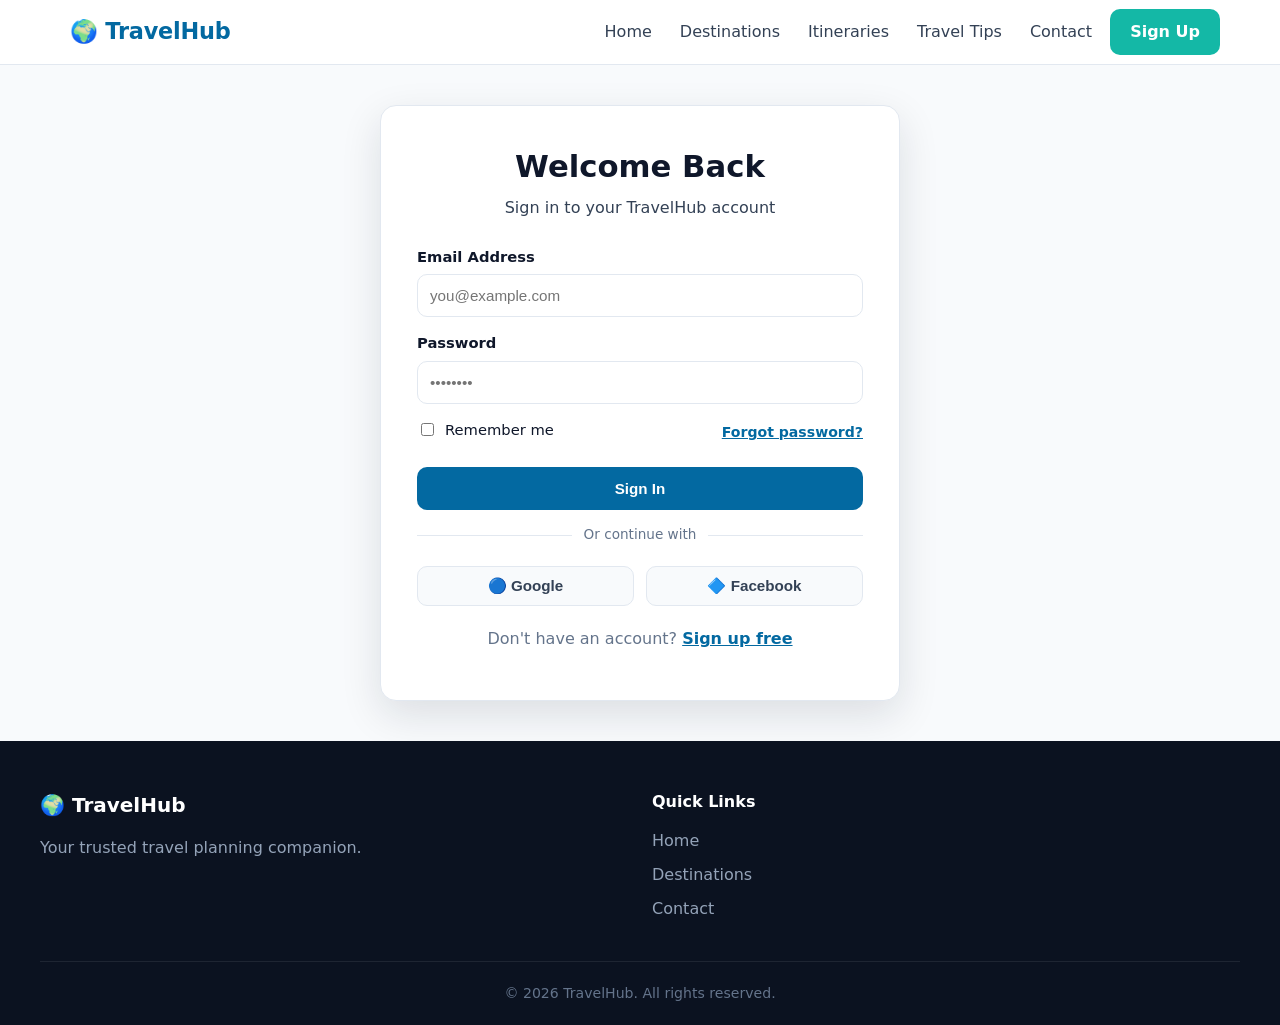
<file: pages/login.html>
<!DOCTYPE html>
<html lang="en">
<head>
  <meta charset="UTF-8">
  <meta name="viewport" content="width=device-width, initial-scale=1.0">
  <title>Login – TravelHub</title>
  <link rel="stylesheet" href="../cssFile/globalStyles.css">
  <style>
    body { display: flex; flex-direction: column; min-height: 100vh; }
    .login-wrap { flex: 1; display: flex; align-items: center; justify-content: center; padding: 40px 16px; background: var(--bg-main); }
    .social-row { display: flex; gap: 12px; margin: 20px 0; }
    .social-row button { flex: 1; background: var(--bg-main); border: 1px solid var(--border-muted-color); color: var(--text-secondary-color); }
    .social-row button:hover { border-color: var(--brand-primary-color); color: var(--brand-primary-color); }
    .divider { display: flex; align-items: center; gap: 12px; margin: 4px 0; color: var(--text-muted-color); font-size: 0.85rem; }
    .divider::before, .divider::after { content: ''; flex: 1; height: 1px; background: var(--border-muted-color); }
    .checkbox-row { display: flex; align-items: center; justify-content: space-between; }
    .checkbox-row label { display: flex; align-items: center; gap: 8px; font-weight: 400; cursor: pointer; }
    .checkbox-row input { width: auto; }
    .form-footer { text-align: center; margin-top: 20px; color: var(--text-muted-color); }
  </style>
</head>
<body>

  <!-- ===== NAVBAR ===== -->
  <nav>
    <div class="nav-inner">
      <a href="../index.html">🌍 TravelHub</a>
      <button class="menu-toggle" id="menuToggle" aria-label="Toggle navigation" aria-expanded="false">
        <span></span><span></span><span></span>
      </button>
      <ul id="navMenu">
        <li><a href="../index.html">Home</a></li>
        <li><a href="./services.html">Destinations</a></li>
        <li><a href="./itineraries.html">Itineraries</a></li>
        <li><a href="./tips.html">Travel Tips</a></li>
        <li><a href="./contact.html">Contact</a></li>
        <li><a href="./signup.html" class="btn-secondary">Sign Up</a></li>
      </ul>
    </div>
  </nav>

  <!-- ===== LOGIN FORM ===== -->
  <div class="login-wrap">
    <div class="form-container">
      <h2 style="text-align:center;margin-bottom:4px;">Welcome Back</h2>
      <p style="text-align:center;margin-bottom:24px;">Sign in to your TravelHub account</p>

      <form id="loginForm" novalidate>
        <div>
          <label for="loginEmail">Email Address</label>
          <input type="email" id="loginEmail" name="email" placeholder="you@example.com" required>
        </div>
        <div>
          <label for="loginPassword">Password</label>
          <input type="password" id="loginPassword" name="password" placeholder="••••••••" required>
        </div>
        <div class="checkbox-row">
          <label><input type="checkbox" name="remember"> Remember me</label>
          <a href="#" class="link-button" style="font-size:0.88rem;">Forgot password?</a>
        </div>
        <div style="margin-top:20px;">
          <button type="submit" class="btn-primary" style="width:100%;padding:13px;">Sign In</button>
        </div>
      </form>

      <div class="divider">Or continue with</div>
      <div class="social-row">
        <button type="button">🔵 Google</button>
        <button type="button">🔷 Facebook</button>
      </div>

      <p class="form-footer">
        Don't have an account? <a href="./signup.html" class="link-button">Sign up free</a>
      </p>
    </div>
  </div>

  <!-- ===== FOOTER ===== -->
  <footer>
    <div class="footer-container">
      <div>
        <h3>🌍 TravelHub</h3>
        <p>Your trusted travel planning companion.</p>
      </div>
      <div>
        <h4>Quick Links</h4>
        <ul>
          <li><a href="../index.html">Home</a></li>
          <li><a href="./services.html">Destinations</a></li>
          <li><a href="./contact.html">Contact</a></li>
        </ul>
      </div>
    </div>
    <p class="footer-copy">© 2026 TravelHub. All rights reserved.</p>
  </footer>

  <script src="../jsFile/jsFunctions.js"></script>
</body>
</html>
</file>
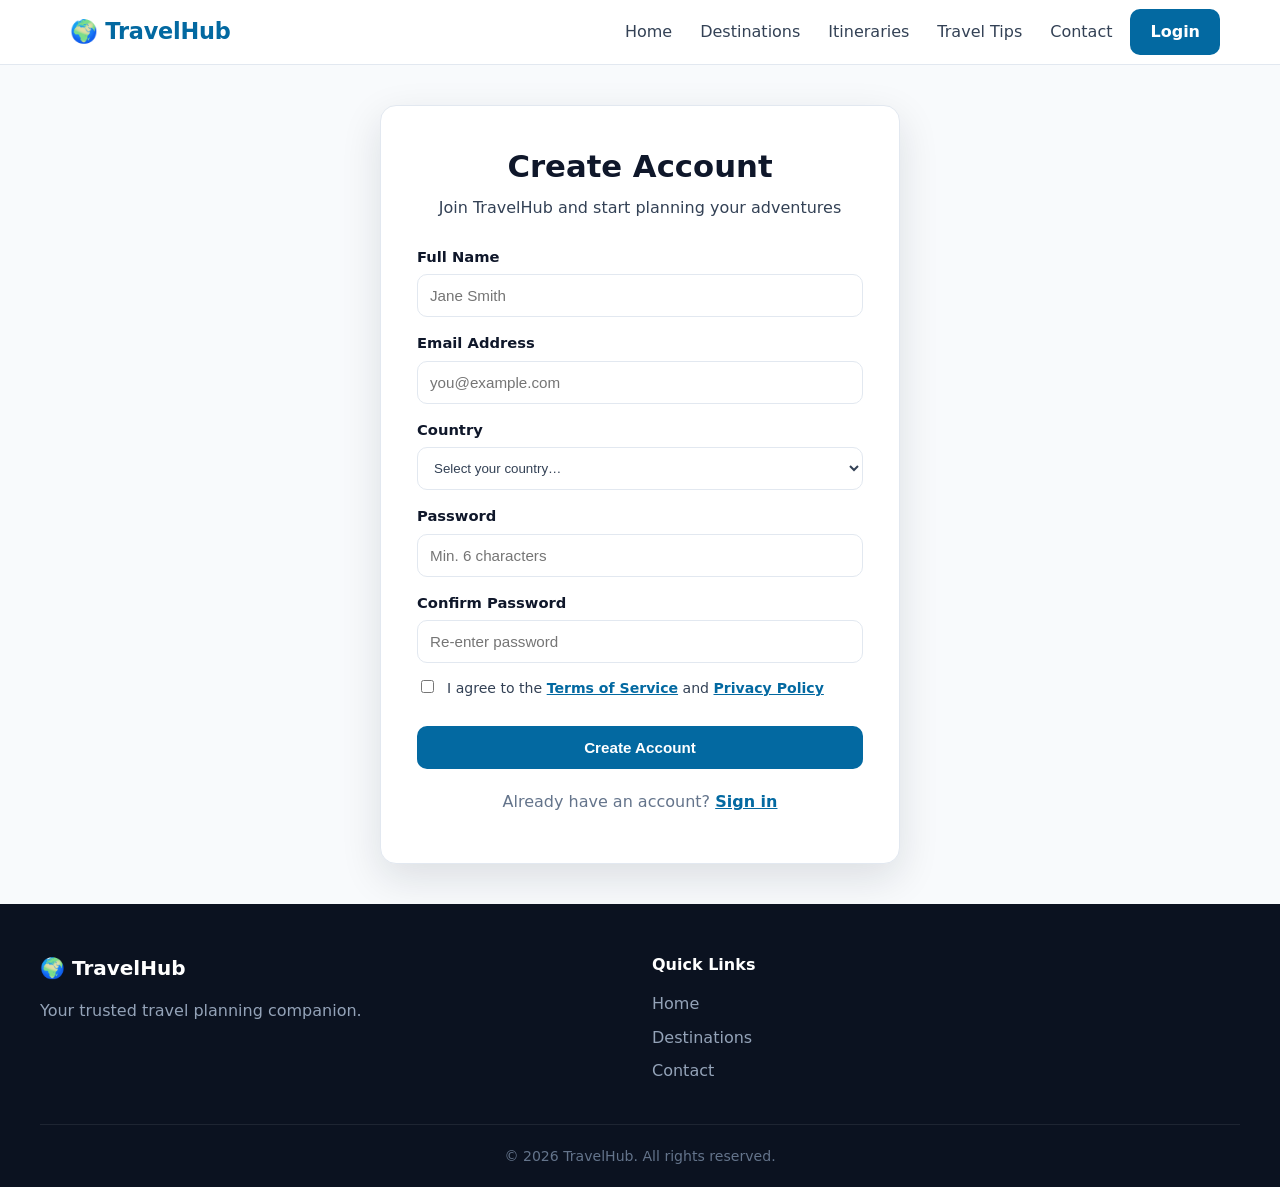
<file: pages/signup.html>
<!DOCTYPE html>
<html lang="en">
<head>
  <meta charset="UTF-8">
  <meta name="viewport" content="width=device-width, initial-scale=1.0">
  <title>Sign Up – TravelHub</title>
  <link rel="stylesheet" href="../cssFile/globalStyles.css">
  <style>
    body { display: flex; flex-direction: column; min-height: 100vh; }
    .signup-wrap { flex: 1; display: flex; align-items: center; justify-content: center; padding: 40px 16px; background: var(--bg-main); }
    .form-footer { text-align: center; margin-top: 20px; color: var(--text-muted-color); }
    .terms-row { display: flex; align-items: flex-start; gap: 10px; margin-top: 8px; }
    .terms-row input { width: auto; margin-top: 3px; flex-shrink: 0; }
    .terms-row label { font-weight: 400; font-size: 0.88rem; color: var(--text-secondary-color); }
  </style>
</head>
<body>

  <!-- ===== NAVBAR ===== -->
  <nav>
    <div class="nav-inner">
      <a href="../index.html">🌍 TravelHub</a>
      <button class="menu-toggle" id="menuToggle" aria-label="Toggle navigation" aria-expanded="false">
        <span></span><span></span><span></span>
      </button>
      <ul id="navMenu">
        <li><a href="../index.html">Home</a></li>
        <li><a href="./services.html">Destinations</a></li>
        <li><a href="./itineraries.html">Itineraries</a></li>
        <li><a href="./tips.html">Travel Tips</a></li>
        <li><a href="./contact.html">Contact</a></li>
        <li><a href="./login.html" class="btn-primary">Login</a></li>
      </ul>
    </div>
  </nav>

  <!-- ===== SIGNUP FORM ===== -->
  <div class="signup-wrap">
    <div class="form-container">
      <h2 style="text-align:center;margin-bottom:4px;">Create Account</h2>
      <p style="text-align:center;margin-bottom:24px;">Join TravelHub and start planning your adventures</p>

      <form id="signupForm" novalidate>
        <div>
          <label for="signupName">Full Name</label>
          <input type="text" id="signupName" name="name" placeholder="Jane Smith" required>
        </div>
        <div>
          <label for="signupEmail">Email Address</label>
          <input type="email" id="signupEmail" name="email" placeholder="you@example.com" required>
        </div>
        <div>
          <label for="signupCountry">Country</label>
          <select id="signupCountry" name="country">
            <option value="">Select your country…</option>
            <option>United States</option>
            <option>United Kingdom</option>
            <option>Canada</option>
            <option>Australia</option>
            <option>Germany</option>
            <option>France</option>
            <option>Japan</option>
            <option>India</option>
            <option>Brazil</option>
            <option>Other</option>
          </select>
        </div>
        <div>
          <label for="signupPassword">Password</label>
          <input type="password" id="signupPassword" name="password" placeholder="Min. 6 characters" required>
        </div>
        <div>
          <label for="signupConfirm">Confirm Password</label>
          <input type="password" id="signupConfirm" name="confirm" placeholder="Re-enter password" required>
        </div>
        <div class="terms-row">
          <input type="checkbox" id="signupTerms" name="terms">
          <label for="signupTerms">I agree to the <a href="#" class="link-button">Terms of Service</a> and <a href="#" class="link-button">Privacy Policy</a></label>
        </div>
        <div style="margin-top:20px;">
          <button type="submit" class="btn-primary" style="width:100%;padding:13px;">Create Account</button>
        </div>
      </form>

      <p class="form-footer">Already have an account? <a href="./login.html" class="link-button">Sign in</a></p>
    </div>
  </div>

  <!-- ===== FOOTER ===== -->
  <footer>
    <div class="footer-container">
      <div>
        <h3>🌍 TravelHub</h3>
        <p>Your trusted travel planning companion.</p>
      </div>
      <div>
        <h4>Quick Links</h4>
        <ul>
          <li><a href="../index.html">Home</a></li>
          <li><a href="./services.html">Destinations</a></li>
          <li><a href="./contact.html">Contact</a></li>
        </ul>
      </div>
    </div>
    <p class="footer-copy">© 2026 TravelHub. All rights reserved.</p>
  </footer>

  <script src="../jsFile/jsFunctions.js"></script>
</body>
</html>
</file>
<file: cssFile/globalStyles.css>
/* =========================================================
   DESIGN SYSTEM - TravelHub (Modern + Classy)
========================================================= */
:root {
  --brand-primary-color: #0369a1;
  --brand-secondary-color: #14b8a6;
  --brand-third-color: #0ea5e9;
  --brand-fourth-color: #0f766e;
  --brand-accent-color: #f59e0b;

  --bg-main: #f8fafc;
  --bg-card: #ffffff;

  --text-primary-color: #0f172a;
  --text-secondary-color: #334155;
  --text-muted-color: #64748b;
  --text-focus-color: var(--brand-primary-color);
  --text-highlighted-color: var(--brand-secondary-color);

  --border-primary-color: rgba(3, 105, 161, 0.35);
  --border-secondary-color: rgba(20, 184, 166, 0.35);
  --border-muted-color: #e2e8f0;
  --border-focus-color: rgba(3, 105, 161, 0.55);
  --border-highlighted-color: rgba(20, 184, 166, 0.55);

  --radius-sm: 10px;
  --radius-md: 16px;

  --shadow-sm: 0 6px 18px rgba(15, 23, 42, 0.08);
  --shadow-md: 0 14px 40px rgba(15, 23, 42, 0.12);

  --transition: 0.25s ease;
}

/* =========================================================
   DARK MODE
========================================================= */
[data-theme="dark"] {
  --bg-main: #0b1220;
  --bg-card: #0f172a;

  --text-primary-color: #e2e8f0;
  --text-secondary-color: #cbd5e1;
  --text-muted-color: #94a3b8;

  --border-muted-color: rgba(148, 163, 184, 0.18);

  --shadow-sm: 0 8px 24px rgba(0, 0, 0, 0.35);
  --shadow-md: 0 16px 50px rgba(0, 0, 0, 0.45);
}

/* =========================================================
   GLOBAL BASE
========================================================= */
* { box-sizing: border-box; }
html { scroll-behavior: smooth; }
body {
  margin: 0;
  font-family: "Segoe UI", system-ui, -apple-system, Roboto, Arial, sans-serif;
  background: var(--bg-main);
  color: var(--text-primary-color);
  line-height: 1.6;
}
img { max-width: 100%; height: auto; display: block; }

/* =========================================================
   GLOBAL BUTTON SYSTEM
========================================================= */
button {
  border: 0;
  border-radius: var(--radius-sm);
  padding: 10px 20px;
  font-weight: 700;
  cursor: pointer;
  font-size: 0.95rem;
  transition: transform var(--transition), box-shadow var(--transition), background var(--transition), color var(--transition);
}
button:hover { transform: translateY(-1px); }

.btn-primary {
  background: var(--brand-primary-color);
  color: #fff;
  text-decoration: none;
  display: inline-block;
  border-radius: var(--radius-sm);
  padding: 10px 20px;
  font-weight: 700;
  transition: background var(--transition), transform var(--transition);
}
.btn-primary:hover { background: var(--brand-fourth-color); transform: translateY(-1px); color: #fff; }

.btn-secondary {
  background: var(--brand-secondary-color);
  color: #fff;
  display: inline-block;
  text-decoration: none;
  border-radius: var(--radius-sm);
  padding: 10px 20px;
  font-weight: 700;
  transition: background var(--transition), transform var(--transition);
}
.btn-secondary:hover { background: var(--brand-fourth-color); transform: translateY(-1px); color: #fff; }

.btn-light {
  background: #fff;
  color: var(--brand-primary-color);
  display: inline-block;
  text-decoration: none;
  border-radius: var(--radius-sm);
  padding: 10px 20px;
  font-weight: 700;
  transition: background var(--transition), transform var(--transition);
}
.btn-light:hover { background: rgba(255,255,255,0.9); transform: translateY(-1px); }

.link-button {
  background: transparent;
  border: 0;
  padding: 0;
  color: var(--brand-primary-color);
  text-decoration: underline;
  font-weight: 700;
  cursor: pointer;
}

/* =========================================================
   SELECT input
========================================================= */
select {
  width: 100%;
  padding: 12px;
  border-radius: var(--radius-sm);
  border: 1px solid var(--border-muted-color);
  background: var(--bg-card);
  color: var(--text-secondary-color);
  transition: border var(--transition), box-shadow var(--transition);
}
select:hover { border-color: var(--border-primary-color); }
select:focus {
  outline: none;
  border-color: var(--border-focus-color);
  box-shadow: 0 0 0 4px rgba(3, 105, 161, 0.15);
}
select:disabled { opacity: 0.65; cursor: not-allowed; }
.select-container { margin-bottom: 12px; }

/* =========================================================
   TYPOGRAPHY
========================================================= */
h1 { margin: 0 0 12px; font-size: clamp(32px, 4vw, 52px); letter-spacing: -0.02em; }
h2 { margin: 0 0 12px; font-size: clamp(22px, 2.4vw, 34px); }
h3 { margin: 0 0 10px; font-size: 20px; }
h4 { margin: 0 0 8px; font-size: 16px; color: var(--text-secondary-color); }
p  { margin: 0 0 12px; color: var(--text-secondary-color); }

/* =========================================================
   NAVBAR
========================================================= */
nav {
  background: rgba(255, 255, 255, 0.92);
  backdrop-filter: blur(10px);
  border-bottom: 1px solid var(--border-muted-color);
  position: sticky;
  top: 0;
  z-index: 50;
}

nav .nav-inner {
  display: flex;
  align-items: center;
  justify-content: space-between;
  max-width: 1200px;
  margin: 0 auto;
  padding: 0 20px;
  height: 64px;
}

/* Logo */
nav .nav-inner > a {
  font-size: 1.4rem;
  font-weight: 800;
  color: var(--brand-primary-color);
  text-decoration: none;
  letter-spacing: -0.01em;
}
nav .nav-inner > a:hover { color: var(--brand-fourth-color); }

/* Menu list */
nav ul {
  display: flex;
  align-items: center;
  gap: 8px;
  list-style: none;
  margin: 0;
  padding: 0;
}

nav ul li { position: relative; }

/* Links */
nav a {
  color: var(--text-secondary-color);
  text-decoration: none;
  padding: 6px 10px;
  border-radius: var(--radius-sm);
  transition: color var(--transition), background var(--transition);
  font-weight: 500;
}
nav a:hover { color: var(--brand-primary-color); background: rgba(3, 105, 161, 0.07); }

/* Dropdown */
nav .dropdown-menu {
  display: none;
  position: absolute;
  top: 100%;
  left: 0;
  min-width: 220px;
  background: var(--bg-card);
  border: 1px solid var(--border-muted-color);
  border-radius: var(--radius-sm);
  box-shadow: var(--shadow-sm);
  padding: 10px;
  flex-direction: column;
}
nav .dropdown:hover .dropdown-menu { display: flex; }
nav .dropdown-menu a { padding: 10px 12px; border-radius: 8px; }
nav .dropdown-menu a:hover { background: rgba(3, 105, 161, 0.08); }

/* Hamburger button */
.menu-toggle {
  display: none;
  background: transparent;
  border: 0;
  padding: 6px;
  cursor: pointer;
  flex-direction: column;
  gap: 5px;
}
.menu-toggle span {
  display: block;
  width: 24px;
  height: 2px;
  background: var(--text-primary-color);
  border-radius: 2px;
  transition: transform var(--transition), opacity var(--transition);
}

/* =========================================================
   MOBILE NAVBAR
========================================================= */
@media (max-width: 768px) {
  .menu-toggle { display: flex; }

  nav ul {
    display: none;
    flex-direction: column;
    align-items: flex-start;
    position: absolute;
    top: 64px;
    left: 0;
    right: 0;
    background: var(--bg-card);
    padding: 16px 20px;
    gap: 4px;
    border-bottom: 1px solid var(--border-muted-color);
    box-shadow: var(--shadow-sm);
    z-index: 40;
  }

  nav ul.open { display: flex; }

  nav ul li { width: 100%; }

  nav ul li a {
    display: block;
    padding: 10px 12px;
    width: 100%;
  }

  nav .dropdown:hover .dropdown-menu { display: none; }

  nav .dropdown-menu {
    position: static;
    box-shadow: none;
    border: 0;
    padding: 0 0 0 16px;
  }
}

/* =========================================================
   PAGE CONTENT
========================================================= */
.page { max-width: 1200px; margin: 0 auto; padding: 28px 16px; }

/* =========================================================
   HERO SECTION
========================================================= */
.hero {
  background: linear-gradient(135deg, var(--brand-primary-color) 0%, var(--brand-secondary-color) 100%);
  padding: 80px 20px;
  text-align: center;
  color: #fff;
}
.hero h1 { color: #fff; font-size: clamp(36px, 5vw, 64px); }
.hero p  { color: rgba(255,255,255,0.85); font-size: 1.15rem; max-width: 600px; margin: 0 auto 28px; }

.hero-search {
  display: flex;
  max-width: 560px;
  margin: 0 auto;
  background: #fff;
  border-radius: var(--radius-sm);
  padding: 6px;
  gap: 6px;
  box-shadow: var(--shadow-md);
}
.hero-search input {
  flex: 1;
  border: 0;
  background: transparent;
  font-size: 1rem;
  padding: 8px 10px;
  color: var(--text-primary-color);
}
.hero-search input:focus { outline: none; box-shadow: none; border: 0; }

/* =========================================================
   PAGE HEADER (gradient banner for inner pages)
========================================================= */
.page-header {
  background: linear-gradient(135deg, var(--brand-primary-color), var(--brand-secondary-color));
  padding: 52px 20px;
  color: #fff;
}
.page-header .page { padding-top: 0; padding-bottom: 0; }
.page-header h1 { color: #fff; }
.page-header p  { color: rgba(255,255,255,0.85); margin: 0; }

/* =========================================================
   SECTIONS
========================================================= */
.section { padding: 60px 16px; }
.section-alt { background: rgba(148, 163, 184, 0.06); }

/* =========================================================
   CARD SYSTEM
========================================================= */
.card-container {
  display: flex;
  flex-wrap: wrap;
  justify-content: center;
  gap: 22px;
  margin: 36px 0;
}

.card {
  display: flex;
  flex-direction: column;
  background: var(--bg-card);
  border: 1px solid var(--border-muted-color);
  border-radius: var(--radius-md);
  overflow: hidden;
  box-shadow: var(--shadow-sm);
  transition: transform var(--transition), box-shadow var(--transition), border-color var(--transition);
  max-width: 340px;
  width: 100%;
}
.card:hover {
  transform: translateY(-6px);
  box-shadow: var(--shadow-md);
  border-color: var(--border-secondary-color);
}
.card img {
  width: 100%;
  height: 200px;
  object-fit: cover;
}
.card-body {
  padding: 16px;
  display: flex;
  flex-direction: column;
  gap: 8px;
  flex: 1;
}
.card a { color: var(--brand-primary-color); font-weight: 800; text-decoration: none; }
.card a:hover { color: var(--brand-fourth-color); background: none; }

/* =========================================================
   FORM SYSTEM
========================================================= */
.form-container {
  width: 100%;
  max-width: 520px;
  margin: 0 auto;
  background: var(--bg-card);
  padding: 36px;
  border-radius: var(--radius-md);
  box-shadow: var(--shadow-md);
  border: 1px solid var(--border-muted-color);
}
form div { margin-bottom: 14px; }
label {
  display: block;
  font-weight: 600;
  color: var(--text-primary-color);
  margin-bottom: 6px;
  font-size: 0.92rem;
}
input {
  width: 100%;
  padding: 12px;
  border-radius: var(--radius-sm);
  border: 1px solid var(--border-muted-color);
  background: var(--bg-card);
  color: var(--text-secondary-color);
  font-size: 0.95rem;
  transition: border var(--transition), box-shadow var(--transition);
}
input:focus {
  outline: none;
  border-color: var(--border-focus-color);
  box-shadow: 0 0 0 4px rgba(3, 105, 161, 0.12);
}
form textarea {
  width: 100%;
  padding: 12px;
  border-radius: var(--radius-sm);
  border: 1px solid var(--border-muted-color);
  background: var(--bg-card);
  color: var(--text-secondary-color);
  font-size: 0.95rem;
  resize: vertical;
  transition: border var(--transition), box-shadow var(--transition);
}
form textarea:focus {
  outline: none;
  border-color: var(--border-focus-color);
  box-shadow: 0 0 0 4px rgba(3, 105, 161, 0.12);
}

/* =========================================================
   TABLE SYSTEM
========================================================= */
.table-container { width: 100%; overflow-x: auto; margin-top: 20px; }

table {
  width: 100%;
  border-collapse: collapse;
  border-radius: var(--radius-md);
  overflow: hidden;
  border: 1px solid var(--border-muted-color);
  background: var(--bg-card);
}

table thead {
  background: linear-gradient(135deg, rgba(3, 105, 161, 0.12), rgba(20, 184, 166, 0.12));
}

table th {
  text-align: left;
  padding: 14px 14px;
  font-size: 13px;
  letter-spacing: 0.03em;
  font-weight: 700;
  color: var(--text-primary-color);
  text-transform: uppercase;
}

table td {
  padding: 14px;
  color: var(--text-secondary-color);
  border-top: 1px solid var(--border-muted-color);
}

table tbody tr:nth-child(odd)  { background: rgba(148, 163, 184, 0.10); }
table tbody tr:nth-child(even) { background: rgba(148, 163, 184, 0.04); }
table tbody tr:hover           { background: rgba(20, 184, 166, 0.14); }
table tbody tr:last-child td   { border-bottom: 0; }

.table-compact th, .table-compact td { padding: 10px; }
.table-bordered th, .table-bordered td { border: 1px solid var(--border-muted-color); }
.table-striped tbody tr:nth-child(even) { background: rgba(3, 105, 161, 0.07); }

td { word-break: break-word; }
.table-empty { text-align: center; color: var(--text-muted-color); padding: 32px; }
.table-row-selected { outline: 2px solid var(--border-focus-color); }

/* =========================================================
   INFO BOX (destination cards / overview panels)
========================================================= */
.info-box {
  background: var(--bg-card);
  border: 1px solid var(--border-muted-color);
  border-radius: var(--radius-md);
  padding: 32px;
  margin-bottom: 24px;
  box-shadow: var(--shadow-sm);
}

/* =========================================================
   STAT BAR (inline statistics row)
========================================================= */
.stat-bar {
  display: flex;
  flex-wrap: wrap;
  gap: 12px;
  justify-content: flex-start;
  margin: 20px 0;
}
.stat-item {
  text-align: center;
  padding: 16px 22px;
  background: rgba(3, 105, 161, 0.06);
  border-radius: var(--radius-md);
  border: 1px solid var(--border-muted-color);
  flex: 1 1 110px;
}
.stat-item strong { display: block; font-size: 1.4rem; color: var(--brand-primary-color); font-weight: 800; }

/* =========================================================
   TAB SYSTEM
========================================================= */
.tab-nav {
  display: flex;
  flex-wrap: wrap;
  border-bottom: 2px solid var(--border-muted-color);
  background: var(--bg-card);
  border-radius: var(--radius-md) var(--radius-md) 0 0;
  border: 1px solid var(--border-muted-color);
  border-bottom: none;
}
.tab-btn {
  flex: 1;
  padding: 14px 18px;
  background: transparent;
  color: var(--text-muted-color);
  font-weight: 600;
  font-size: 0.9rem;
  border-radius: 0;
  border-bottom: 3px solid transparent;
  margin-bottom: -1px;
  transition: color var(--transition), border-color var(--transition), background var(--transition);
}
.tab-btn:hover { color: var(--brand-primary-color); background: rgba(3, 105, 161, 0.05); transform: none; }
.tab-btn.active { color: var(--brand-primary-color); border-bottom-color: var(--brand-primary-color); }

.tab-panel {
  display: none;
  background: var(--bg-card);
  padding: 28px;
  border-radius: 0 0 var(--radius-md) var(--radius-md);
  border: 1px solid var(--border-muted-color);
  border-top: none;
}
.tab-panel.active { display: block; }

/* =========================================================
   NOTICE / ALERT
========================================================= */
.notice {
  padding: 14px 18px;
  border-radius: var(--radius-sm);
  margin: 10px 0;
  font-size: 0.92rem;
  font-weight: 500;
}
.notice-success {
  background: rgba(20, 184, 166, 0.12);
  border: 1px solid var(--border-secondary-color);
  color: var(--brand-fourth-color);
}
.notice-error {
  background: rgba(239, 68, 68, 0.10);
  border: 1px solid rgba(239, 68, 68, 0.35);
  color: #dc2626;
}

/* =========================================================
   ATTRACTION ITEM (destination-details)
========================================================= */
.attraction-item {
  display: flex;
  gap: 16px;
  align-items: flex-start;
  padding: 16px;
  background: rgba(148, 163, 184, 0.06);
  border-radius: var(--radius-sm);
  margin-bottom: 12px;
}
.attraction-item .icon { font-size: 2.4rem; flex-shrink: 0; line-height: 1; }

/* =========================================================
   ITINERARY BUILDER LAYOUT
========================================================= */
.builder-row {
  display: flex;
  flex-wrap: wrap;
  gap: 28px;
  align-items: flex-start;
}
.builder-form  { flex: 1 1 320px; }
.builder-table { flex: 2 1 480px; }

/* =========================================================
   FILTER BAR (services page)
========================================================= */
.filter-bar {
  display: flex;
  flex-wrap: wrap;
  gap: 12px;
  padding: 20px;
  background: var(--bg-card);
  border-bottom: 1px solid var(--border-muted-color);
}
.filter-bar > * { flex: 1 1 180px; }

/* =========================================================
   CTA SECTION
========================================================= */
.cta-section {
  background: linear-gradient(135deg, var(--brand-primary-color), var(--brand-secondary-color));
  padding: 60px 20px;
  text-align: center;
}
.cta-section h2 { color: #fff; }
.cta-section p  { color: rgba(255,255,255,0.85); }

/* =========================================================
   FOOTER SYSTEM
========================================================= */
footer {
  background: #0b1220;
  color: #e2e8f0;
  padding: 48px 20px 0;
}
.footer-container {
  max-width: 1200px;
  margin: 0 auto;
  display: flex;
  flex-wrap: wrap;
  gap: 24px;
  justify-content: space-between;
  padding-bottom: 32px;
}
.footer-container > div {
  flex: 1 1 200px;
  min-width: 160px;
}
.footer-container ul { list-style: none; margin: 0; padding: 0; }
.footer-container ul li { margin-bottom: 8px; }
footer a { color: #94a3b8; text-decoration: none; transition: color var(--transition); }
footer a:hover { color: #ffffff; }
footer p { color: #94a3b8; margin: 0 0 8px; }
footer h3, footer h4 { color: #fff; margin-bottom: 14px; }
.footer-copy {
  max-width: 1200px;
  margin: 0 auto;
  padding: 20px 0;
  border-top: 1px solid rgba(255,255,255,0.08);
  text-align: center;
  color: #64748b;
  font-size: 0.88rem;
}
</file>
